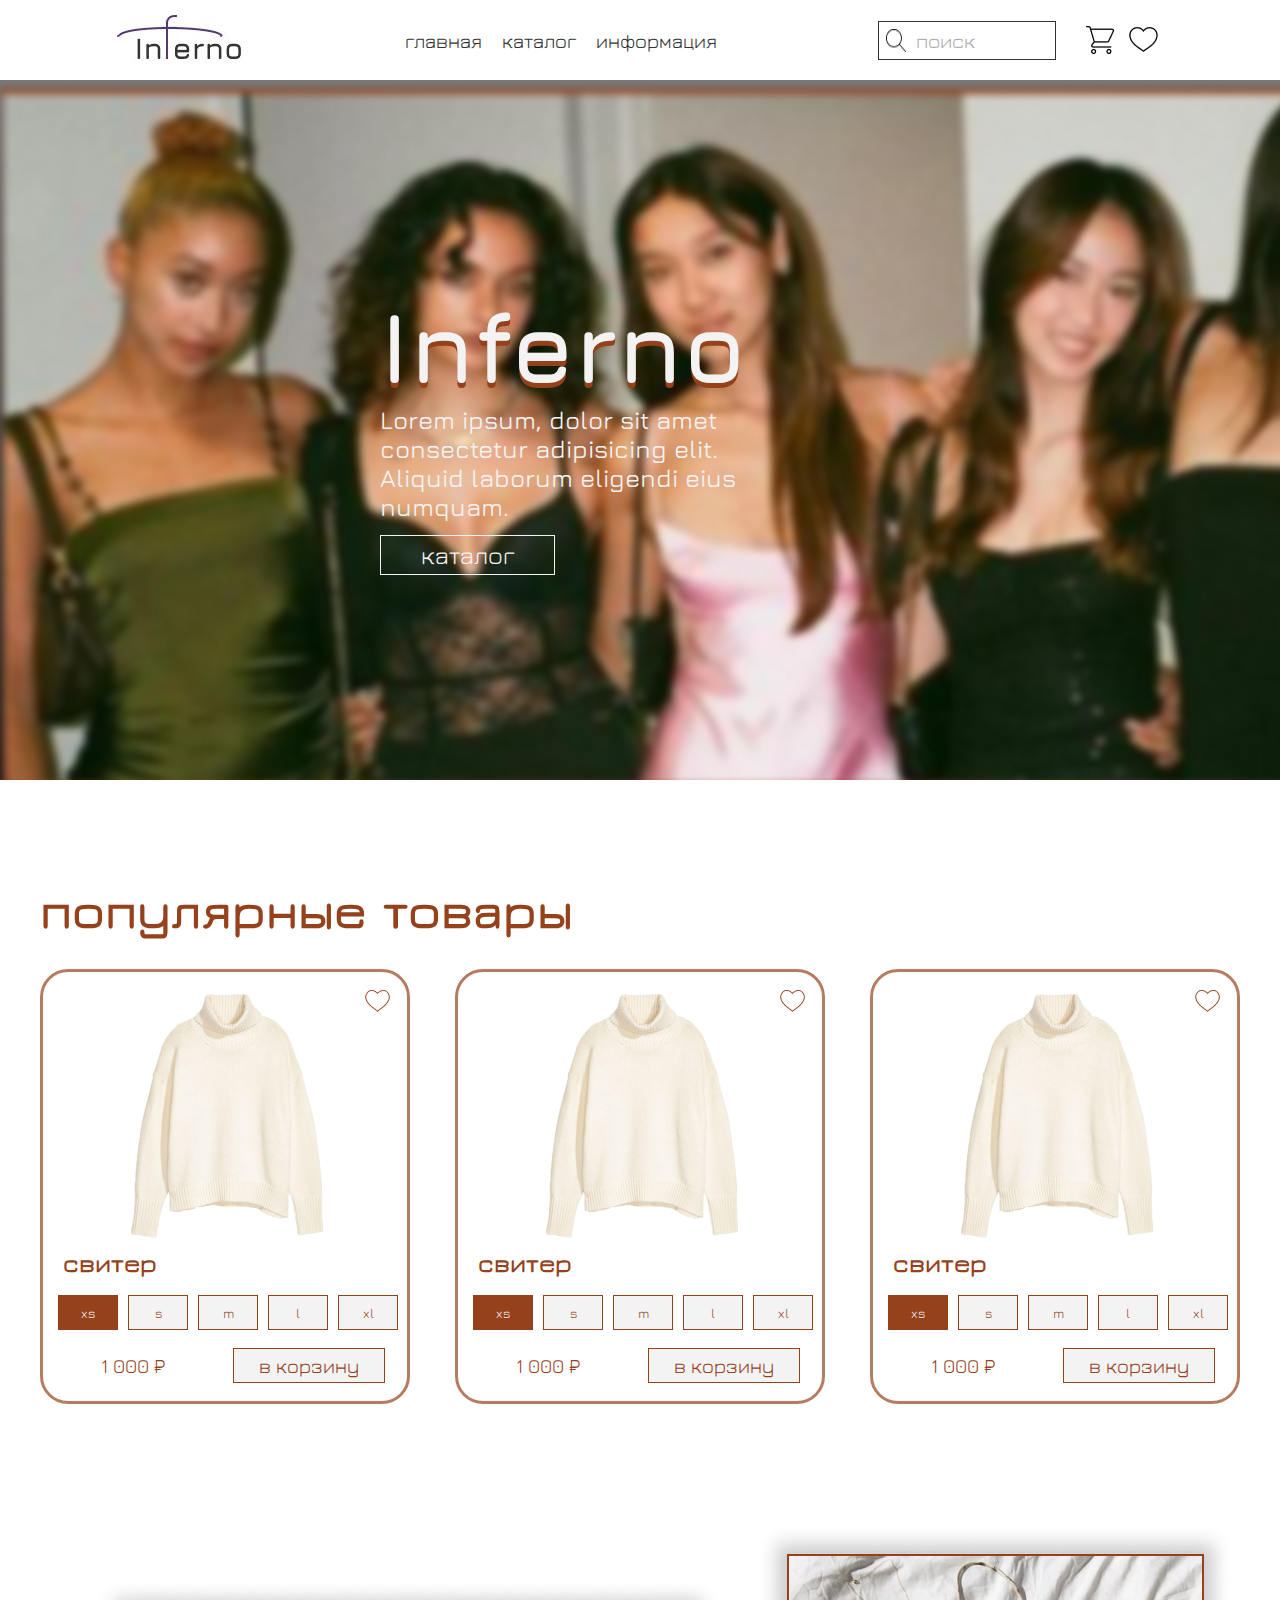
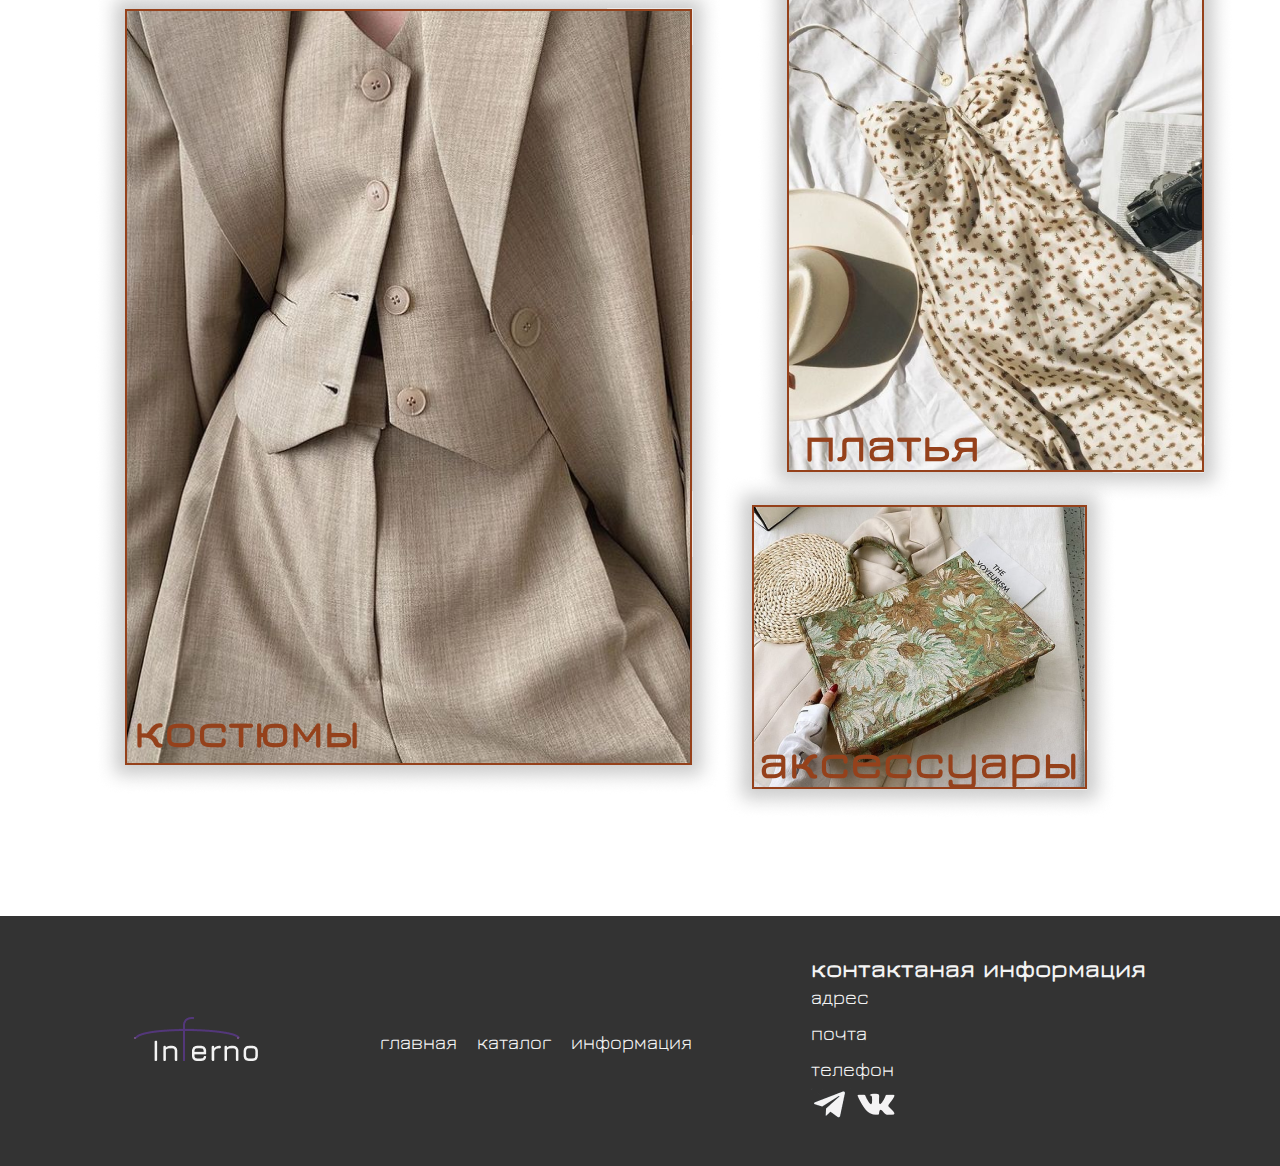
<file: index.html>
<!DOCTYPE html>
<html lang="ru">

<head>
    <meta charset="UTF-8">
    <meta http-equiv="X-UA-Compatible" content="IE=edge">
    <meta name="viewport" content="width=device-width, initial-scale=1.0">
    <meta name="author" content="kazuma">
    <meta name="keywords" content="inferno">
    <title>Inferno</title>
    <link rel="stylesheet" href="css/style.css">
</head>

<body>
    <!-- шапка -->
    <header>
        <div class="hdr content">
            <img src="./assets/media/logo/photo_5314390974006416404_m.jpg" alt="">
            <nav>
                <a href="#" class="nav-link">главная</a>
                <a href="./index_2.html" class="nav-link">каталог</a>
                <a href="#" class="nav-link">информация</a>
            </nav>
            <div class="rsi">
                <div class="poisk">
                    <img src="./assets/media/icons/lupa.png" alt="">
                    <a href="">поиск</a>
                </div>
                <div class="krziz">
                    <a href="./index_4.html" class="korz">
                        <img src="./assets/media/icons/korz.png" alt="">
                    </a>
                    <div class="izb">
                        <img src="./assets/media/icons/izb.png" alt="">
                    </div>
                </div>
            </div>
        </div>
    </header>
    <!--  -->

    <!-- блок с баннером -->
    <div class="general">
        <div class="general_content content">
            <h1>Inferno</h1>
            <p>Lorem ipsum, dolor sit amet consectetur adipisicing elit.
                Aliquid laborum eligendi eius numquam.</p>
            <a href="./index_2.html">каталог</a>
        </div>
    </div>
    <!--  -->

    <!-- Популярные товары -->
    <div class="poptov">
        <div class="poptov_content content">
            <h2>популярные товары</h2>
            <div class="poptov_bloks">
                <a href="./index_3.html" class="poptov_blok">
                    <div class="poptovimg">
                        <img src="./assets/media/catalog/sviter.png" alt="">
                        <div class="izbrannoe">
                            <img src="./assets/media/icons/izbkor.png" alt="">
                        </div>
                    </div>
                    <h3>свитер</h3>
                    <div class="bttns">
                        <button class="btn-active">xs</button>
                        <button>s</button>
                        <button>m</button>
                        <button>l</button>
                        <button>xl</button>
                    </div>
                    <div class="priceAndKorz">
                        <p>1 000 ₽</p>
                        <button>в корзину</button>
                    </div>
                </a>
                <a href="./index_3.html" class="poptov_blok">
                    <div class="poptovimg">
                        <img src="./assets/media/catalog/sviter.png" alt="">
                        <div class="izbrannoe">
                            <img src="./assets/media/icons/izbkor.png" alt="">
                        </div>
                    </div>
                    <h3>свитер</h3>
                    <div class="bttns">
                        <button class="btn-active">xs</button>
                        <button>s</button>
                        <button>m</button>
                        <button>l</button>
                        <button>xl</button>
                    </div>
                    <div class="priceAndKorz">
                        <p>1 000 ₽</p>
                        <button>в корзину</button>
                    </div>
                </a>
                <a href="./index_3.html" class="poptov_blok">
                    <div class="poptovimg">
                        <img src="./assets/media/catalog/sviter.png" alt="">
                        <div class="izbrannoe">
                            <img src="./assets/media/icons/izbkor.png" alt="">
                        </div>
                    </div>
                    <h3>свитер</h3>
                    <div class="bttns">
                        <button class="btn-active">xs</button>
                        <button>s</button>
                        <button>m</button>
                        <button>l</button>
                        <button>xl</button>
                    </div>
                    <div class="priceAndKorz">
                        <p>1 000 ₽</p>
                        <button>в корзину</button>
                    </div>
                </a>
            </div>
        </div>
    </div>
    <!--  -->

    <!-- категории каталога -->
    <div class="catalog">
        <div class="catalog_content content">
            <div class="cat_bloks">
                <a href="./index_2.html" class="cat_kol1">
                    <div class="cat_blok1">
                        <img src="./assets/media/categorii/kost.png" alt="">
                    </div>
                </a>
                <a href="./index_2.html" class="cat_kol2">
                    <div class="cat_blok2">
                        <img src="./assets/media/categorii/platya.png" alt="">
                    </div>
                    <div class="cat_blok3">
                        <img src="./assets/media/categorii/akses.png" alt="">
                    </div>
                </a>
            </div>
        </div>
    </div>
    <!--  -->

    <!-- подвал -->
    <footer>
        <div class="ftr content">
            <div class="logo">
                <img src="./assets/media/logo/logo.png" alt="">
            </div>
            <nav>
                <a href="./index.html" class="nav-ftr">главная</a>
                <a href="./index_2.html" class="nav-ftr">каталог</a>
                <a href="#" class="nav-ftr">информация</a>
            </nav>
            <div class="cont_inf">
                <h3>контактаная информация</h3>
                <a href="#">адрес</a>
                <a href="#">почта</a>
                <a href="#">телефон</a>
                <div class="ic">
                    <div class="tg">
                        <img src="./assets/media/footer/tg.png" alt="">
                    </div>
                    <img src="./assets/media/footer/vk.png" alt="">
                </div>
            </div>
        </div>
    </footer>
    <!--  -->

</body>

</html>
</file>
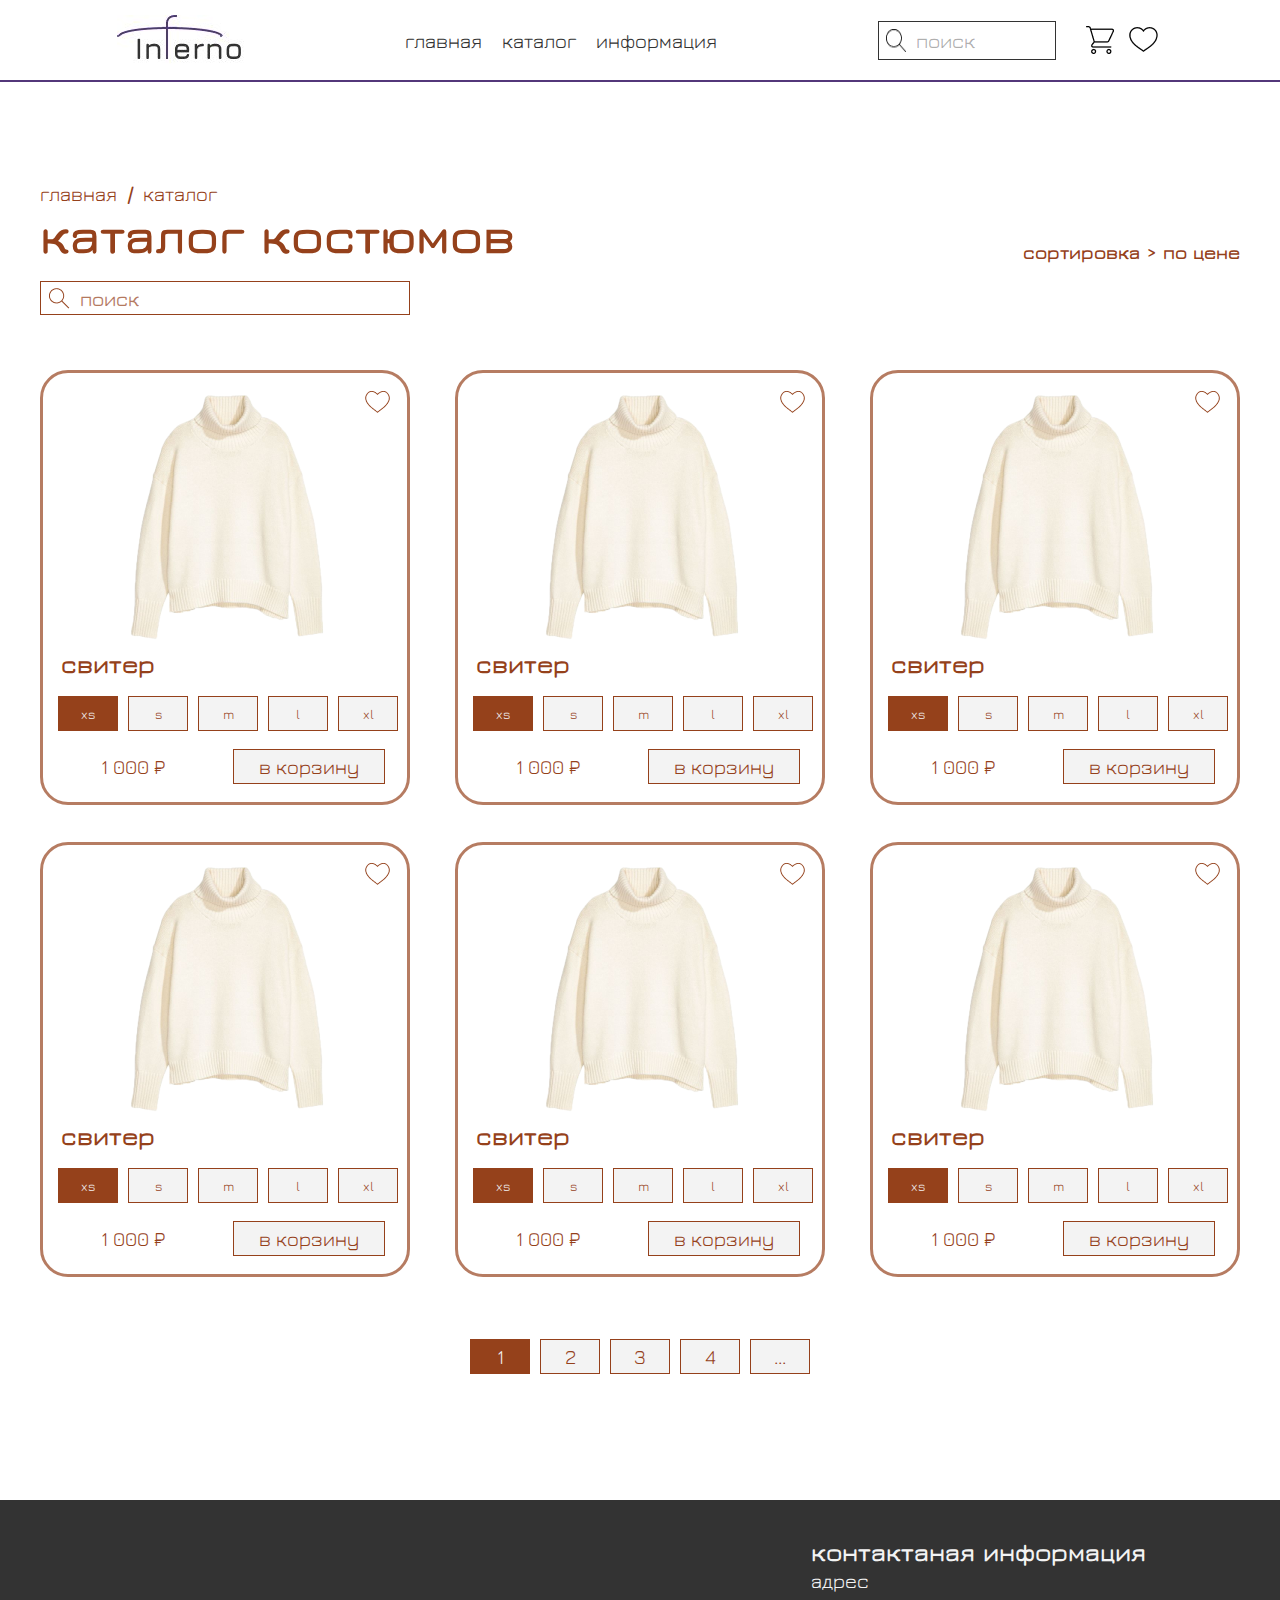
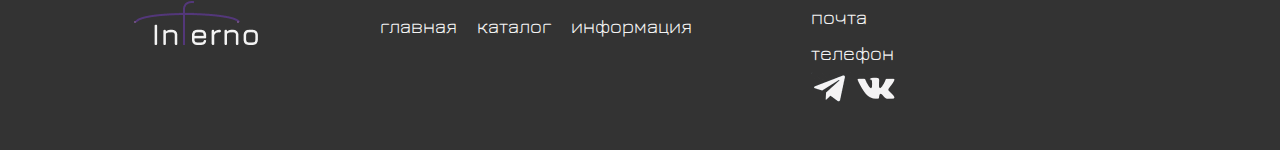
<file: index_2.html>
<!DOCTYPE html>
<html lang="ru">

<head>
    <meta charset="UTF-8">
    <meta http-equiv="X-UA-Compatible" content="IE=edge">
    <meta name="viewport" content="width=device-width, initial-scale=1.0">
    <meta name="author" content="kazuma">
    <meta name="keywords" content="inferno">
    <title>Inferno</title>
    <link rel="stylesheet" href="css/style.css">
</head>

<body>
    <!-- шапка -->
    <header>
        <div class="hdr content">
            <img src="./assets/media/logo/photo_5314390974006416404_m.jpg" alt="">
            <nav>
                <a href="./index.html" class="nav-link">главная</a>
                <a href="./index_2.html" class="nav-link">каталог</a>
                <a href="#" class="nav-link">информация</a>
            </nav>
            <div class="rsi">
                <div class="poisk">
                    <img src="./assets/media/icons/lupa.png" alt="">
                    <a href="">поиск</a>
                </div>
                <div class="krziz">
                    <a href="./index_4.html" class="korz">
                        <img src="./assets/media/icons/korz.png" alt="">
                    </a>
                    <div class="izb">
                        <img src="./assets/media/icons/izb.png" alt="">
                    </div>
                </div>
            </div>
        </div>
    </header>
    <!--  -->

    <!-- каталог -->
    <div class="cattov">
        <div class="cat_tov content">
            <div class="kroshki">
                <a href="./index.html">главная</a>
                <h3>/</h3>
                <a href="./index_2.html">каталог</a>
            </div>
            <h2>каталог костюмов</h2>
            <div class="poisk_sort">
                <div class="poisk">
                    <img src="./assets/media/icons/lupa2.png" alt="">
                    <a href="">поиск</a>
                </div>
                <h3><span>сортировка > </span>по цене</h3>
            </div>
            <div class="poptov_bloks">
                <a href="./index_3.html" class="poptov_blok">
                    <div class="poptovimg">
                        <img src="./assets/media/catalog/sviter.png" alt="">
                        <div class="izbrannoe">
                            <img src="./assets/media/icons/izbkor.png" alt="">
                        </div>
                    </div>
                    <h3>свитер</h3>
                    <div class="bttns">
                        <button class="btn-active">xs</button>
                        <button>s</button>
                        <button>m</button>
                        <button>l</button>
                        <button>xl</button>
                    </div>
                    <div class="priceAndKorz">
                        <p>1 000 ₽</p>
                        <button>в корзину</button>
                    </div>
                </a>
                <a href="./index_3.html" class="poptov_blok">
                    <div class="poptovimg">
                        <img src="./assets/media/catalog/sviter.png" alt="">
                        <div class="izbrannoe">
                            <img src="./assets/media/icons/izbkor.png" alt="">
                        </div>
                    </div>
                    <h3>свитер</h3>
                    <div class="bttns">
                        <button class="btn-active">xs</button>
                        <button>s</button>
                        <button>m</button>
                        <button>l</button>
                        <button>xl</button>
                    </div>
                    <div class="priceAndKorz">
                        <p>1 000 ₽</p>
                        <button>в корзину</button>
                    </div>
                </a>
                <a href="./index_3.html" class="poptov_blok">
                    <div class="poptovimg">
                        <img src="./assets/media/catalog/sviter.png" alt="">
                        <div class="izbrannoe">
                            <img src="./assets/media/icons/izbkor.png" alt="">
                        </div>
                    </div>
                    <h3>свитер</h3>
                    <div class="bttns">
                        <button class="btn-active">xs</button>
                        <button>s</button>
                        <button>m</button>
                        <button>l</button>
                        <button>xl</button>
                    </div>
                    <div class="priceAndKorz">
                        <p>1 000 ₽</p>
                        <button>в корзину</button>
                    </div>
                </a>
            </div>
            <div class="poptov_bloks">
                <a href="./index_3.html" class="poptov_blok2">
                    <div class="poptovimg">
                        <img src="./assets/media/catalog/sviter.png" alt="">
                        <div class="izbrannoe">
                            <img src="./assets/media/icons/izbkor.png" alt="">
                        </div>
                    </div>
                    <h3>свитер</h3>
                    <div class="bttns">
                        <button class="btn-active">xs</button>
                        <button>s</button>
                        <button>m</button>
                        <button>l</button>
                        <button>xl</button>
                    </div>
                    <div class="priceAndKorz">
                        <p>1 000 ₽</p>
                        <button>в корзину</button>
                    </div>
                </a>
                <a href="./index_3.html" class="poptov_blok2">
                    <div class="poptovimg">
                        <img src="./assets/media/catalog/sviter.png" alt="">
                        <div class="izbrannoe">
                            <img src="./assets/media/icons/izbkor.png" alt="">
                        </div>
                    </div>
                    <h3>свитер</h3>
                    <div class="bttns">
                        <button class="btn-active">xs</button>
                        <button>s</button>
                        <button>m</button>
                        <button>l</button>
                        <button>xl</button>
                    </div>
                    <div class="priceAndKorz">
                        <p>1 000 ₽</p>
                        <button>в корзину</button>
                    </div>
                </a>
                <a href="./index_3.html" class="poptov_blok2">
                    <div class="poptovimg">
                        <img src="./assets/media/catalog/sviter.png" alt="">
                        <div class="izbrannoe">
                            <img src="./assets/media/icons/izbkor.png" alt="">
                        </div>
                    </div>
                    <h3>свитер</h3>
                    <div class="bttns">
                        <button class="btn-active">xs</button>
                        <button>s</button>
                        <button>m</button>
                        <button>l</button>
                        <button>xl</button>
                    </div>
                    <div class="priceAndKorz">
                        <p>1 000 ₽</p>
                        <button>в корзину</button>
                    </div>
                </a>
            </div>
            <div class="bttns2">
                <button class="btn-active">1</button>
                <button>2</button>
                <button>3</button>
                <button>4</button>
                <button>...</button>
            </div>
        </div>
    </div>
    <!--  -->

    <!-- подвал -->
    <footer>
        <div class="ftr content">
            <div class="logo">
                <img src="./assets/media/logo/logo.png" alt="">
            </div>
            <nav>
                <a href="./index.html" class="nav-ftr">главная</a>
                <a href="./index_2.html" class="nav-ftr">каталог</a>
                <a href="#" class="nav-ftr">информация</a>
            </nav>
            <div class="cont_inf">
                <h3>контактаная информация</h3>
                <a href="#">адрес</a>
                <a href="#">почта</a>
                <a href="#">телефон</a>
                <div class="ic">
                    <div class="tg">
                        <img src="./assets/media/footer/tg.png" alt="">
                    </div>
                    <img src="./assets/media/footer/vk.png" alt="">
                </div>
            </div>
        </div>
    </footer>
    <!--  -->
</body>
</file>
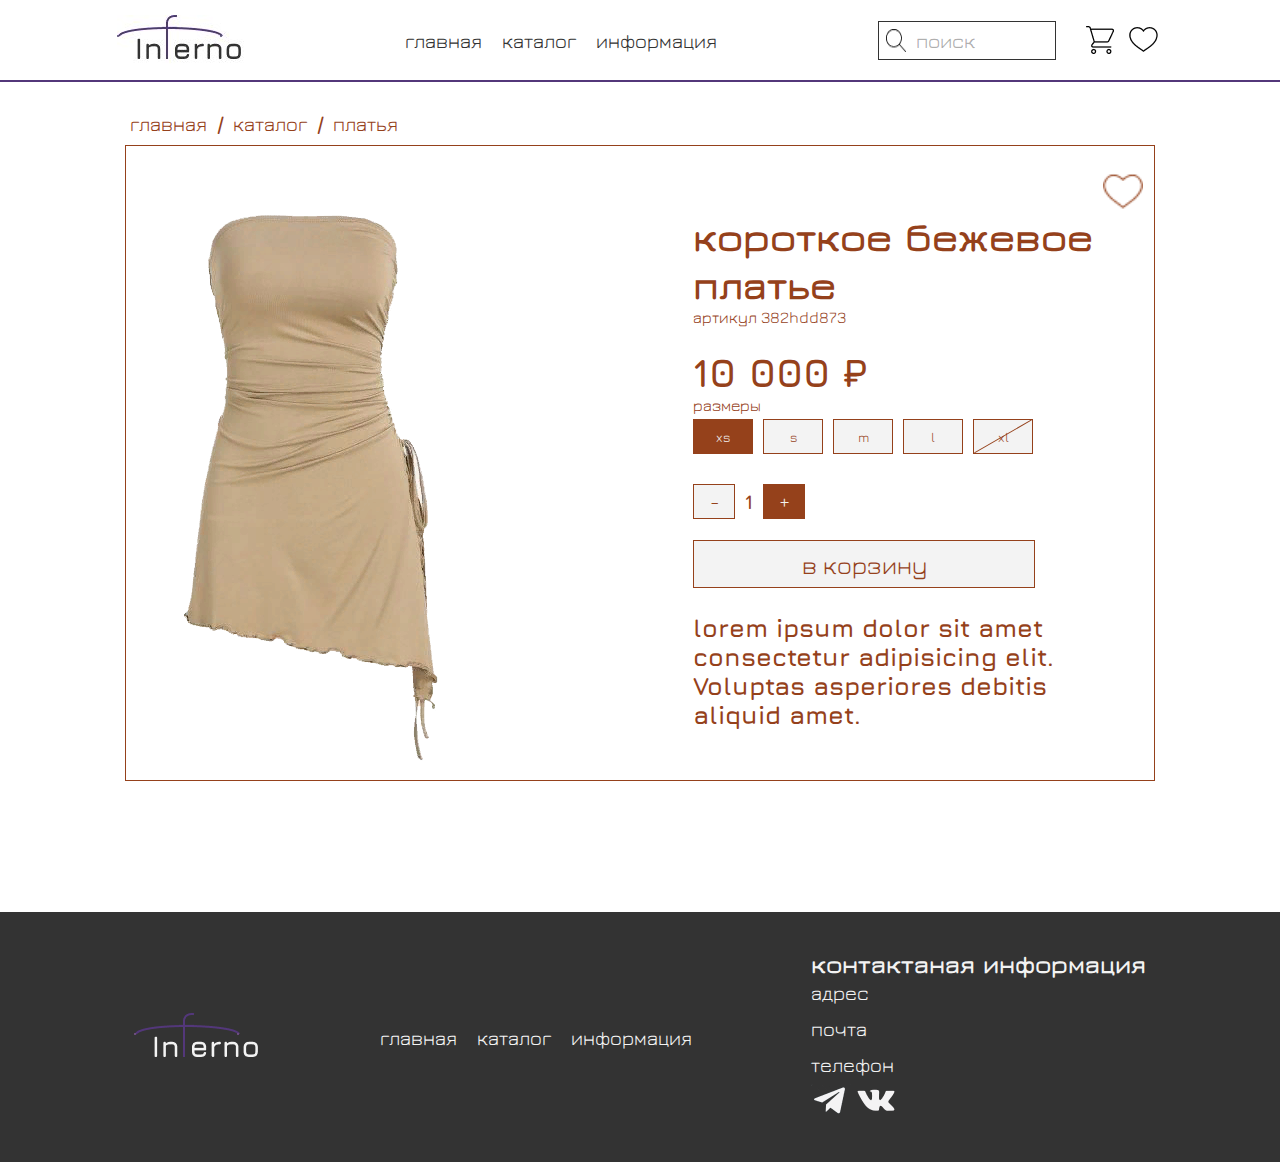
<file: index_3.html>
<!DOCTYPE html>
<html lang="ru">

<head>
    <meta charset="UTF-8">
    <meta http-equiv="X-UA-Compatible" content="IE=edge">
    <meta name="viewport" content="width=device-width, initial-scale=1.0">
    <meta name="author" content="kazuma">
    <meta name="keywords" content="inferno">
    <title>Inferno</title>
    <link rel="stylesheet" href="css/style.css">
</head>

<body>
    <!-- шапка -->
    <header>
        <div class="hdr content">
            <img src="./assets/media/logo/photo_5314390974006416404_m.jpg" alt="">
            <nav>
                <a href="./index.html" class="nav-link">главная</a>
                <a href="./index_2.html" class="nav-link">каталог</a>
                <a href="#" class="nav-link">информация</a>
            </nav>
            <div class="rsi">
                <div class="poisk">
                    <img src="./assets/media/icons/lupa.png" alt="">
                    <a href="">поиск</a>
                </div>
                <div class="krziz">
                    <a href="./index_4.html" class="korz">
                        <img src="./assets/media/icons/korz.png" alt="">
                    </a>
                    <div class="izb">
                        <img src="./assets/media/icons/izb.png" alt="">
                    </div>
                </div>
            </div>
        </div>
    </header>
    <!--  -->

    <!-- страница одного товара -->
    <div class="strodtov">
        <div class="strodtov_content content">
            <div class="kroshki2">
                <a href="./index.html">главная</a>
                <h3>/</h3>
                <a href="./index_2.html">каталог</a>
                <h3>/</h3>
                <a href="./index_3.html">платья</a>
            </div>
            <div class="strodtov_bloks">
                <div class="strodtov_blok">
                    <div class="strodov_kol1">
                        <img src="./assets/media/cot_tov/cot_tov.png" alt="">
                    </div>
                    <div class="strodov_kol2">
                        <h3>короткое бежевое платье</h3>
                        <p>артикул 382hdd873</p>
                        <h4>10 000 ₽</h4>
                        <p>размеры</p>
                        <div class="bttns3">
                            <button class="btn-active">xs</button>
                            <button>s</button>
                            <button>m</button>
                            <button>l</button>
                            <button class="perech">xl</button>
                        </div>
                        <div class="bttns4">
                            <button>-</button>
                            <h5>1</h5>
                            <button class="btn-active">+</button>
                        </div>
                        <div class="vkorzinu">
                            <button>в корзину</button>
                        </div>
                        <h6>lorem ipsum dolor sit amet consectetur adipisicing elit.
                            Voluptas asperiores debitis aliquid amet.</h6>
                    </div>
                    <div class="strodov_kol3">
                        <img src="./assets/media/icons/izbkor.png" alt="">
                    </div>
                </div>
            </div>
        </div>
    </div>
    <!--  -->

    <!-- подвал -->
    <footer>
        <div class="ftr content">
            <div class="logo">
                <img src="./assets/media/logo/logo.png" alt="">
            </div>
            <nav>
                <a href="./index.html" class="nav-ftr">главная</a>
                <a href="./index_2.html" class="nav-ftr">каталог</a>
                <a href="#" class="nav-ftr">информация</a>
            </nav>
            <div class="cont_inf">
                <h3>контактаная информация</h3>
                <a href="#">адрес</a>
                <a href="#">почта</a>
                <a href="#">телефон</a>
                <div class="ic">
                    <div class="tg">
                        <img src="./assets/media/footer/tg.png" alt="">
                    </div>
                    <img src="./assets/media/footer/vk.png" alt="">
                </div>
            </div>
        </div>
    </footer>
    <!--  -->
</body>
</file>
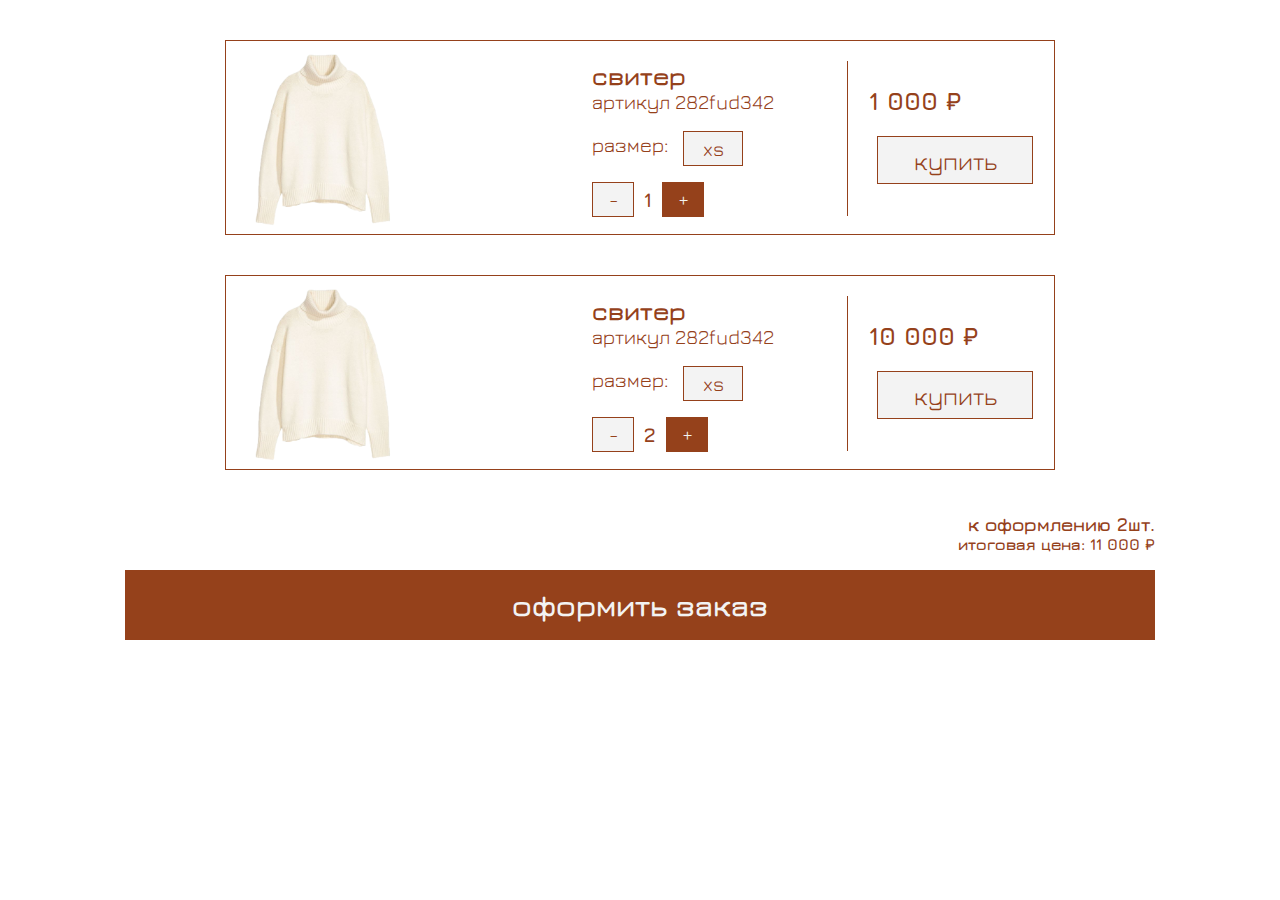
<file: index_4.html>
<!DOCTYPE html>
<html lang="ru">

<head>
    <meta charset="UTF-8">
    <meta http-equiv="X-UA-Compatible" content="IE=edge">
    <meta name="viewport" content="width=device-width, initial-scale=1.0">
    <meta name="author" content="kazuma">
    <meta name="keywords" content="inferno">
    <title>Inferno</title>
    <link rel="stylesheet" href="css/style.css">
</head>

<body>
        <div class='korz_it content'>
            <div class="bloks">
                <div class="blok">
                    <img src="./assets/media/catalog/sviter.png" alt="">
                    <div class="kol1">
                        <h3>свитер</h3>
                        <p>артикул 282fud342</p>
                        <div class="razmer">
                            <p>размер:</p>
                            <div class="bttns">
                                <button>xs</button>
                            </div>
                        </div>
                        <div class="bttns4">
                            <button>-</button>
                            <h5>1</h5>
                            <button class="btn-active">+</button>
                        </div>
                    </div>
                    <div class="kol2">
                        <div class="delete">
                            <h3>1 000 ₽</h3>
                        </div>
                        <button>купить</button>
                    </div>
                </div>
                <div class="blok">
                    <img src="./assets/media/catalog/sviter.png" alt="">
                    <div class="kol1">
                        <h3>свитер</h3>
                        <p>артикул 282fud342</p>
                        <div class="razmer">
                            <p>размер:</p>
                            <div class="bttns">
                                <button>xs</button>
                            </div>
                        </div>
                        <div class="bttns4">
                            <button>-</button>
                            <h5>2</h5>
                            <button class="btn-active">+</button>
                        </div>
                    </div>
                    <div class="kol2">
                        <div class="delete">
                            <h3>10 000 ₽</h3>
                        </div>
                        <button>купить</button>
                    </div>
                </div>
            </div>
            <div class="korz_text">
                <h3>к оформлению 2шт.</h3>
                <h4>итоговая цена: 11 000 ₽</h4>
            </div>
            <div class="buttn">
                <button>оформить заказ</button>
            </div>
        </div>
    </div>
</body>
</file>
<file: css/style.css>
*{
    margin: 0;
    padding: 0;
    text-decoration: none;
    box-sizing: border-box;
    color: #95411B;
    font-family: jura;
    border: none;
}

@font-face {
    font-family: jura;
    src: url(../assets/media/font/Jura.ttf);
}

.content{
    margin: 0 auto;
    width: 1200px;
}

header{
    height: 80px;
}

nav{
    display: flex;
    gap: 20px;
}

/* шапка */
.hdr{
    display: flex;
    justify-content: space-between;
    align-items: center;
    height: 80px;
    width: 1047px;
}

.nav-link{
    font-size: 20px;
    color: #333;
}

.poisk{
    padding: 7px;
    border: 1px solid #333333;
    padding-right: 80px;
    display: flex;
    gap: 10px;
}

.poisk a{
    font-size: 20px;
    color: rgb(0,0,0, 0.33);
    font-weight: 500;
}

.rsi{
    display: flex;
    flex-direction: row;
    gap: 30px;
}

.krziz{
    display: flex;
    gap: 10px;
}

.korz{
    margin-top: 5px;
    width: 28px;
    height: 28px;
}

.izb{
    width: 40px;
    height: 35px;
}
/*  */

/* блок с баннером */
.general{
    height: 700px;
    background: url(../assets/media/banners/general.png), linear-gradient(rgb(0,0,0,0.53), rgb(0,0,0,0.93));
}

h1{
    font-size: 100px;
    color: #F3F3F3;
    text-shadow: 0 5px #95411B;
    font-weight: 700;
}

.general p{
    font-size: 25px;
    font-weight: 500;
    width: 387px;
    height: 120px;
    color: #F3F3F3;
}

.general a{
    width: 175px;
    height: 40px;
    border: 1px solid #F3F3F3;
    background-color: rgb(0,0,0,0);
    font-size: 25px;
    color: #F3F3F3;
    display: flex;
    justify-content: center;
    align-items: center;
    margin-top: 10px;
}

.general_content{
    display: flex;
    flex-direction: column;
    justify-content: center;
    height: 700px;
    margin-left: 380px;
}
/*  */

/* крошки */
.kroshki {
    display: flex;
    gap: 10px;
    align-items: flex-end;
    justify-content: flex-start;
}

.kroshki a {
    font-size: 20px;
}

.kroshki h3 {
    font-size: 20px;
}

.kroshki2 {
    display: flex;
    gap: 10px;
    align-items: flex-end;
    justify-content: flex-start;
    margin-top: 30px;
    margin-bottom: 10px;
    margin-left: 90px;
}

.kroshki2 a {
    font-size: 20px;
}

.kroshki2 h3 {
    font-size: 20px;
}

/* популярные товары */
h2{
    font-size: 50px;
    font-weight: 700;
    margin-top: 100px;
    margin-bottom: 30px;
}

.poptov_bloks{
    display: flex;
    justify-content: space-between;
}

.poptov_blok{
    width: 370px;
    height: 435px;
    border:3px solid #95411BB0 ;
    border-radius: 28px;
}

.poptov_blok h3{
    font-size: 25px;
    font-weight: 700;
}

.poptovimg{
    display: flex;
    justify-content: end;
    gap: 26px;
    margin-top: 17px;
}

.izbrannoe{
    width: 25px;
    height: 23px;
    margin-right: 17px;
}

.poptov h3{
    margin-left: 20px;
    font-size: 25px;
}

.bttns{
    margin-top: 18px;
    display: flex;
    gap: 10px;
    margin-left: 15px;
}

.bttns button{
    width: 60px;
    height: 35px;
    background-color:#F3F3F3;
    border: 1px solid #95411B;
}

.bttns .btn-active{
    background-color: #95411B;
    color: #F3F3F3;
}

.priceAndKorz{
    display: flex;
    justify-content: space-between;
    margin-top: 18px;
    align-items: center;
    margin-left: 58px;
}

.priceAndKorz p{
    font-size: 20px;
    font-weight: medium;
}

.priceAndKorz button{
    width: 152px;
    height: 35px;
    background-color: #F3F3F3;
    color:#95411B;
    margin-right: 22px;
    font-size: 20px;
    font-weight: medium;
    border:1px solid #95411B ;
}
/*  */

/* каталог */
.catalog_content{
    margin-top: 175px;
    width: 1090px;
    height: 837px;
    margin-bottom: 100px;
}

.cat_bloks{
    display: flex;
}

.cat_blok2{
    margin-top: -55px;
    margin-left: 35px;
}

.cat_blok3{
    margin-top: -30px;
}
/*  */

/* подвал */
footer{
    height: 250px;
    background-color: #333333;
}

.ftr{
    display: flex;
    justify-content: space-between;
    align-items: center;
    height: 250px;
    width: 1012px;
}

.cont_inf{
    display: flex;
    flex-direction: column;
}

.logo{
    width: 126px;
    height: 49px;
}

.nav-ftr{
    color: #F3F3F3;
    font-size: 20px;
}

.cont_inf h3{
    color:#F3F3F3;
    font-size: 25px;
    font-weight: bold;
    margin-bottom: 3px;
}

.cont_inf a{
    color:#F3F3F3;
    font-size: 20px;
    margin-bottom: 13px;
}

.ic{
    display: flex;
    margin-top: -15px;
}

.tg{
    margin-top: 10px;
}
/*  */

/* категория товаров */
.cat_tov h3{
    margin-top: 100px;
}

.cat_tov h2{
    margin-top: 0px;
    margin-bottom: 17px;
}

.cat_tov .poisk{
    width: 370px;
    height: 34px;
    color: #95411B;
    border: 1px solid #95411B;
    display: flex;
    align-items: center;
    margin-bottom: 55px;
}

.cat_tov .poisk a{
    color: #95411B;
    opacity: 0.7;
}

.poisk_sort{
    display: flex;
    justify-content: space-between;
}

.poisk_sort h3{
    margin-top: -40px;
}

.cat_tov .poptov_blok h3{
    font-size: 25px;
    font-weight: 700;
    margin-top: 0px;
    margin-left: 18px;
}

.poptov_blok2 {
    width: 370px;
    height: 435px;
    border:3px solid #95411BB0 ;
    border-radius: 28px;
    margin-top: 37px;
}

.cat_tov .poptov_blok2 h3{
    font-size: 25px;
    font-weight: 700;
    margin-top: 0px;
    margin-left: 18px;
}

.bttns2{
    margin-top: 62px;
    display: flex;
    gap: 10px;
    width: 100%;
    justify-content: center;
    margin-bottom: 126px;
}

.bttns2 button{
    width: 60px;
    height: 35px;
    background-color:#F3F3F3;
    border: 1px solid #95411B;
    font-size: 20px;
    font-weight: medium;
}

.bttns2 .btn-active{
    background-color: #95411B;
    color: #F3F3F3;
}

.cattov{
    border-top: 2px solid #53377A;
}
/*  */

/* страница одного товара */
.strodtov_blok{
    display: flex;
    justify-content: space-between;
    width: 1030px;
    height: 636px;
    border: 1px solid #95411B;
    margin-bottom: 131px;
}

.strodtov_bloks{
    display: flex;
    justify-content: center;
}

.strodtov_blok .strodov_kol1{
    margin-top: 66px;
    margin-left: 52px;
    margin-right: 251px;
}

.strodtov_blok .strodov_kol2{
    margin-top: 66px;
}

.strodtov_blok .strodov_kol3{
    margin-top: 27px;
    margin-right: 24px;
}

.strodtov_blok .strodov_kol3 img{
    width: 40px;
    height: 37px;
    cursor: pointer;
}

.strodtov_blok h3{
    font-size: 40px;
    font-weight: bold;
    width: 410px;
}

.strodtov_blok p{
    font-size: 20px;
    font-size: medium;
}

.strodtov_blok h4{
    font-size: 40px;
    font-weight: bold;
    margin-top: 22px;
}

.strodtov_blok h6{
    font-size: 25px;
    font-weight: medium;
    width: 402px;
    margin-top: 25px;
}

.bttns3{
    margin-top: 5px;
    display: flex;
    gap: 10px;
    cursor: pointer;
}

.bttns3 button{
    width: 60px;
    height: 35px;
    background-color:#F3F3F3;
    border: 1px solid #95411B;
    cursor: pointer;
}

.perech {
    width: 60px;
    height: 35px;
    background-color:#F3F3F3;
    border: 1px solid #95411B;
    position: relative;
    cursor: pointer;
    text-align: center;
    padding: 5px;
}

.perech::after {
    position: absolute;
    content: ' ';
    top: 16px;
    width: 113%;
    height: 1px;
    background-color: #95411B;
    transform: rotate(-30deg);
    left: -4px;
}

.bttns3 .btn-active{
    background-color: #95411B;
    color: #F3F3F3;
}

.bttns4{
    margin-top: 30px;
    display: flex;
    gap: 10px;
    align-items: center;
}

.bttns4 h5{
    font-size: 20px;
    font-weight: medium;
}

.bttns4 button{
    width: 42px;
    height: 35px;
    background-color:#F3F3F3;
    border: 1px solid #95411B;
    font-size: 20px;
    cursor: pointer;
}

.bttns4 .btn-active{
    background-color: #95411B;
    color: #F3F3F3;
    cursor: pointer;
}

.strodtov_blok .vkorzinu button{
    width: 342px;
    height: 48px;
    font-size: 25px;
    color:#95411B;
    background-color: #F3F3F3;
    border: 1px solid #95411B;
    margin-top: 21px;
    cursor: pointer;
}

.strodtov_text h3{
    margin-top: 100px;
}

.strodtov_text h2{
    margin-top: 0px;
}

.strodtov{
    border-top:2px solid #53377A ;
}
/*  */

/* корзина */
.blok{
    width: 830px;
    height: 195px;
    border:1px solid #95411B;
    display: flex;
    margin-top: 40px;
}

.blok img{
    width: 153px;
    height: 181px;
    margin-top: 10px;
    margin-left: 22px;
}

.kol1{
    margin-left: 191px;
    margin-right: 73px;
}

.kol1 h3{
    font-size: 25px;
    margin-top: 20px;
}

.kol1 p{
    font-size: 20px;
}

.kol1 .bttns4{
    margin-top: 16px;   
}

.razmer{
    display: flex;
    align-items: center;
}

.razmer p{
    margin-top: 10px;
}

.razmer .bttns button{
    font-size: 20px;
}

.kol2{
    width: 185px;
    height: 155px;
    border-left: 1px solid #95411B;
    margin-top: 20px;
}

.kol2 h3{
    margin-top: 25px;
    font-size: 25px;
    margin-left: 21px;
    margin-bottom: 21px;
}

.kol2 button{
    width: 156px;
    height: 48px;
    font-size: 25px;
    color: #95411B;
    background-color: #F3F3F3;
    border: 1px solid #95411B;
    margin-left: 29px;
}

.bloks{
    display: flex;
    align-items: center;
    flex-direction: column;
}

.korz_text{
    margin-top: 43px;
    display: flex;
    flex-direction: column;
    justify-content: end;
    align-items: end;
    width: 1030px;
}

.korz_it .buttn button{
    width: 1030px;
    height: 70px;
    margin-top: 17px;
    font-size: 30px;
    background-color: #95411B;
    color: #F3F3F3;
    font-weight: bold;
}

.korz_it{
    display: flex;
    flex-direction: column;
    align-items: center;
}

.dropbtn {
    color: white;
    padding: 16px;
    font-size: 16px;
    border: none;
  }
  
  /* Контейнер <div> - необходим для размещения выпадающего содержимого */
  .dropdown {
    position: relative;
    display: inline-block;
  }
  
  /* Выпадающее содержимое (скрыто по умолчанию) */
  .dropdown-content {
    display: none;
    position: absolute;
    background-color: #f1f1f1;
    min-width: 160px;
    box-shadow: 0px 8px 16px 0px rgba(0,0,0,0.2);
    z-index: 1;
  }
</file>
